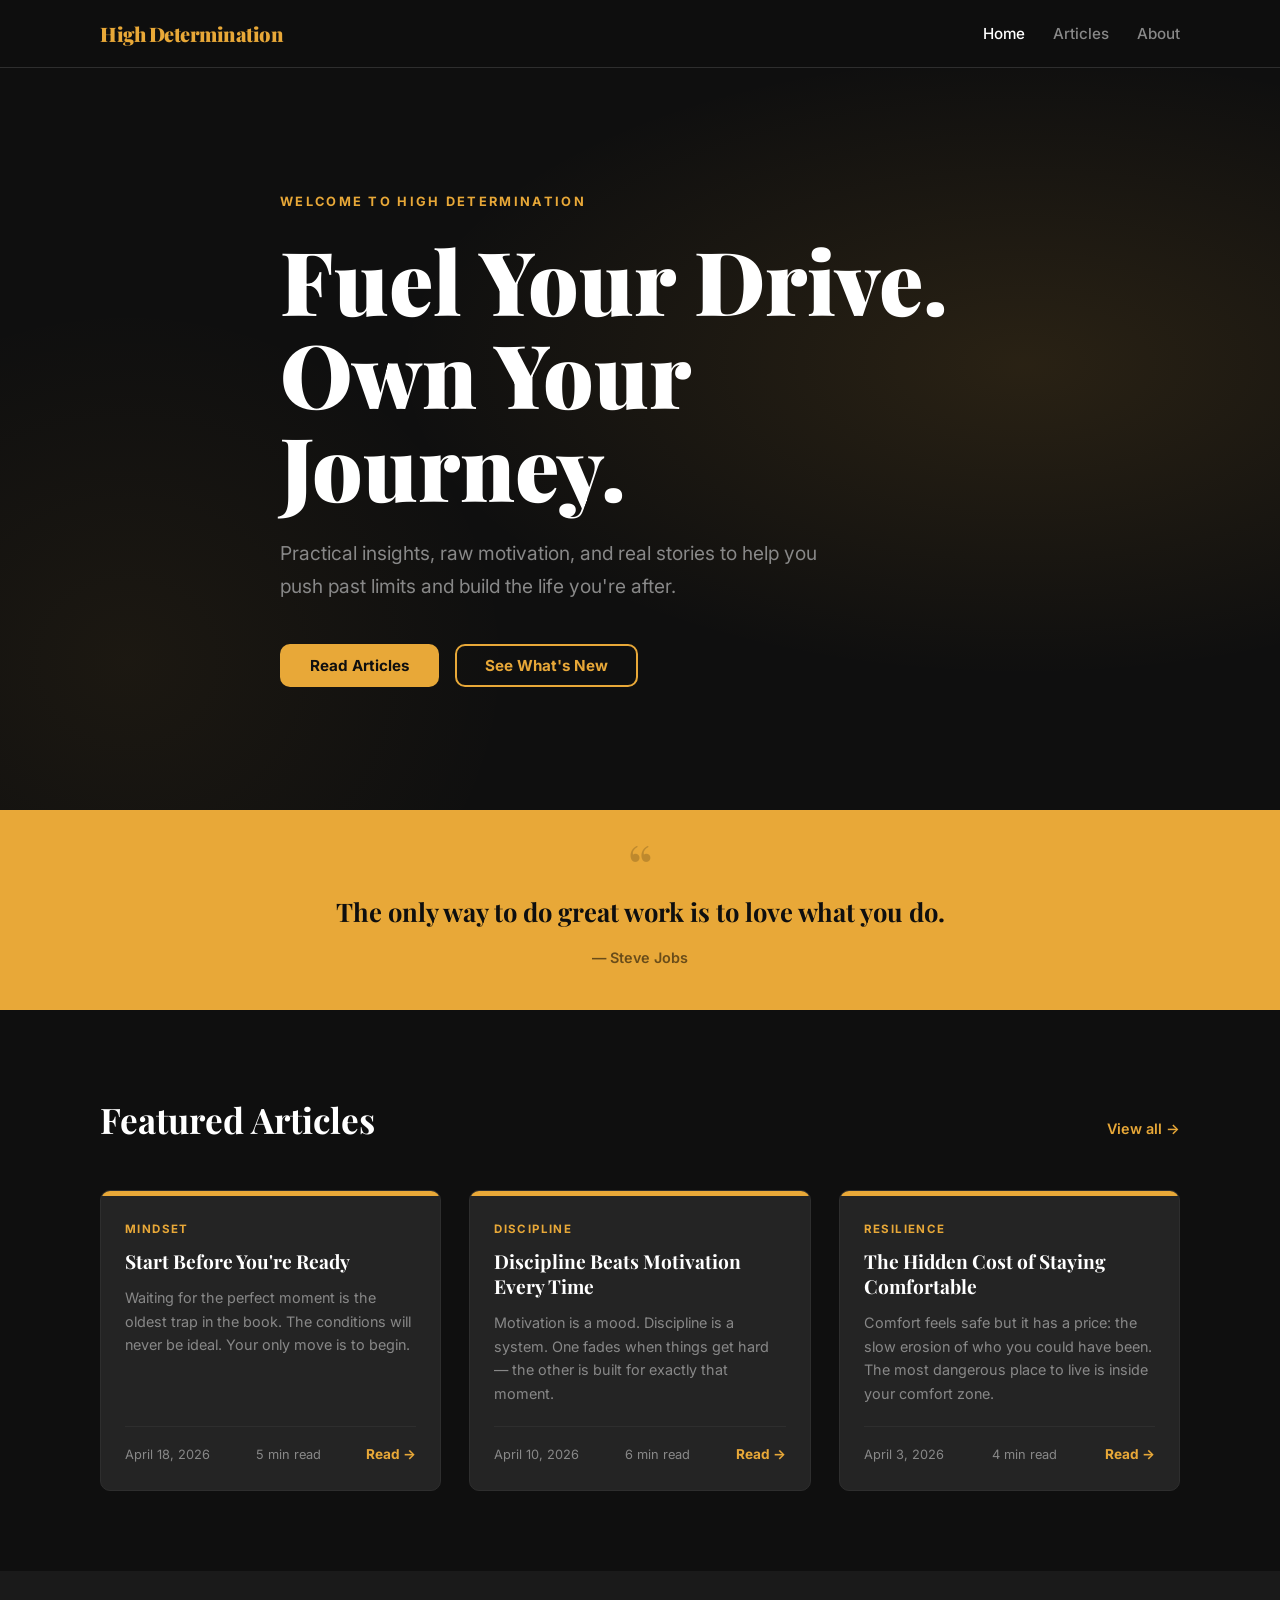
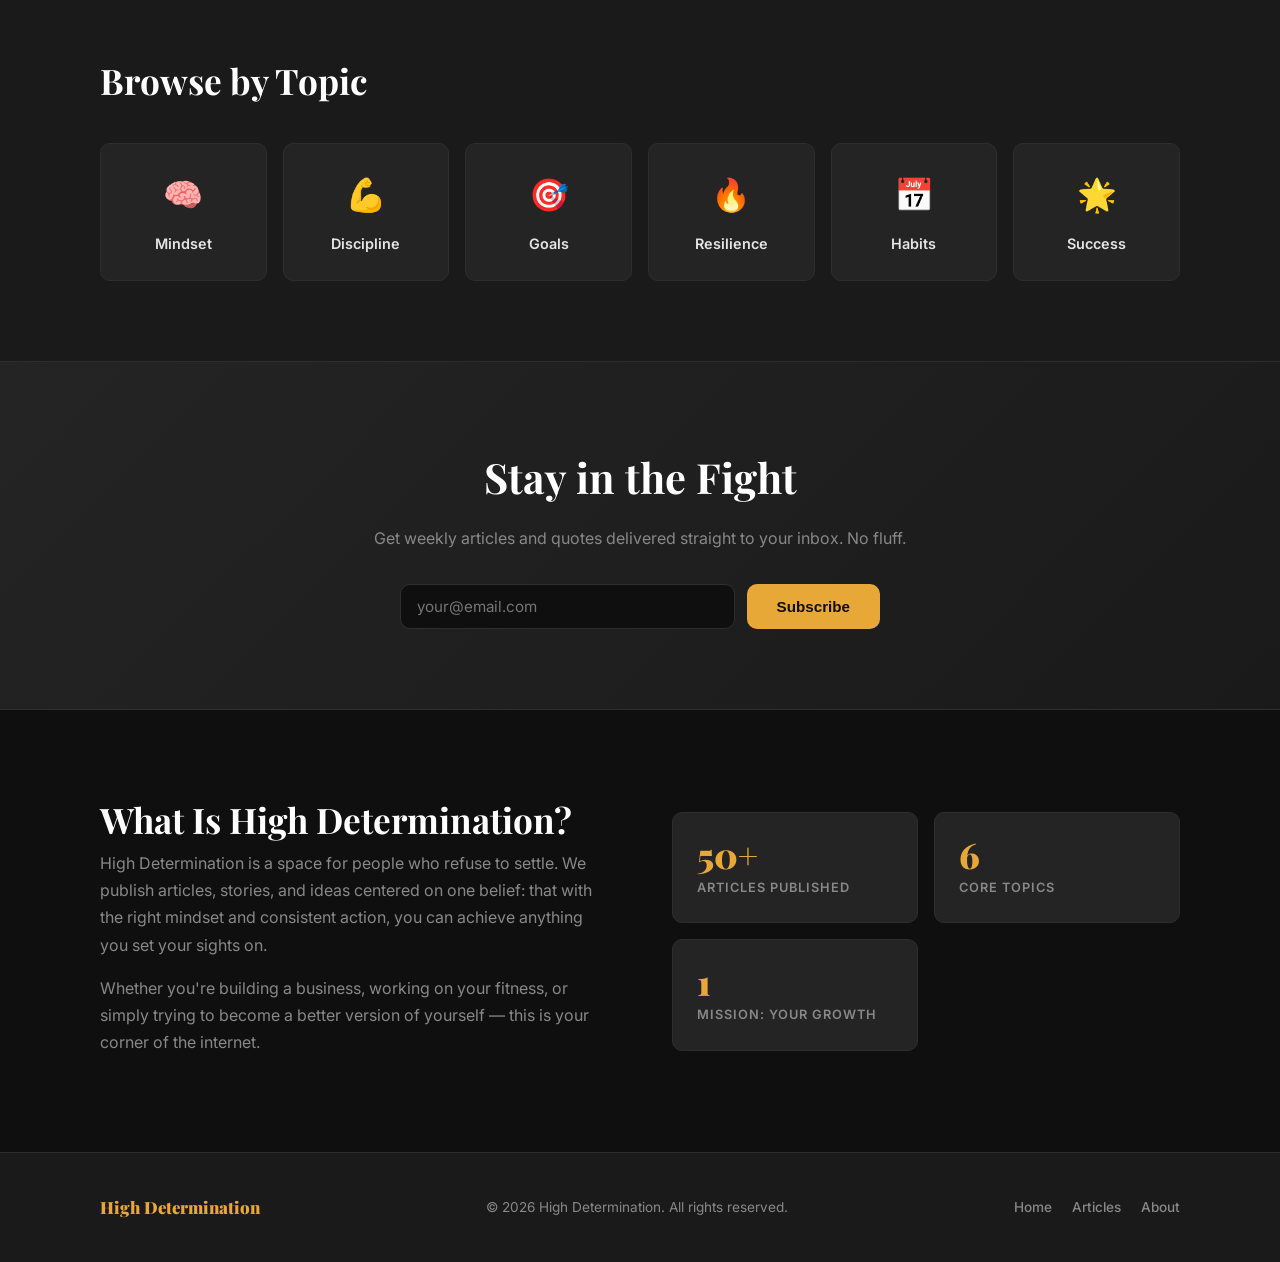
<file: index.html>
<!DOCTYPE html>
<html lang="en">
<head>
  <meta charset="UTF-8" />
  <meta name="viewport" content="width=device-width, initial-scale=1.0" />
  <title>High Determination</title>
  <link rel="stylesheet" href="css/style.css" />
  <link rel="preconnect" href="https://fonts.googleapis.com" />
  <link rel="preconnect" href="https://fonts.gstatic.com" crossorigin />
  <link href="https://fonts.googleapis.com/css2?family=Inter:wght@400;500;600;700;900&family=Playfair+Display:wght@700;900&display=swap" rel="stylesheet" />
</head>
<body>

  <!-- Navigation -->
  <nav class="nav">
    <div class="container nav__inner">
      <a href="index.html" class="nav__logo">High Determination</a>
      <ul class="nav__links">
        <li><a href="index.html" class="nav__link nav__link--active">Home</a></li>
        <li><a href="articles.html" class="nav__link">Articles</a></li>
        <li><a href="#about" class="nav__link">About</a></li>
      </ul>
      <button class="nav__menu-btn" aria-label="Toggle menu" onclick="toggleMenu()">&#9776;</button>
    </div>
    <div class="nav__mobile" id="mobileMenu">
      <a href="index.html" class="nav__link">Home</a>
      <a href="articles.html" class="nav__link">Articles</a>
      <a href="#about" class="nav__link">About</a>
    </div>
  </nav>

  <!-- Hero -->
  <header class="hero">
    <div class="container hero__inner">
      <p class="hero__eyebrow">Welcome to High Determination</p>
      <h1 class="hero__title">Fuel Your Drive.<br />Own Your Journey.</h1>
      <p class="hero__subtitle">
        Practical insights, raw motivation, and real stories to help you push past limits and build the life you're after.
      </p>
      <div class="hero__cta">
        <a href="articles.html" class="btn btn--primary">Read Articles</a>
        <a href="#featured" class="btn btn--ghost">See What's New</a>
      </div>
    </div>
    <div class="hero__backdrop" aria-hidden="true"></div>
  </header>

  <!-- Daily Quote -->
  <section class="quote-band">
    <div class="container">
      <blockquote class="quote-band__quote" id="dailyQuote">
        <span class="quote-band__mark">&ldquo;</span>
        <span class="quote-band__text">The secret of getting ahead is getting started.</span>
        <footer class="quote-band__author">&mdash; Mark Twain</footer>
      </blockquote>
    </div>
  </section>

  <!-- Featured Articles -->
  <section class="section" id="featured">
    <div class="container">
      <div class="section__header">
        <h2 class="section__title">Featured Articles</h2>
        <a href="articles.html" class="section__link">View all &rarr;</a>
      </div>
      <div class="articles-grid" id="featuredGrid">
        <!-- Populated by JS -->
      </div>
    </div>
  </section>

  <!-- Topics -->
  <section class="section section--alt">
    <div class="container">
      <h2 class="section__title">Browse by Topic</h2>
      <div class="topics-grid">
        <a href="articles.html?topic=mindset" class="topic-card">
          <span class="topic-card__icon">&#129504;</span>
          <span class="topic-card__label">Mindset</span>
        </a>
        <a href="articles.html?topic=discipline" class="topic-card">
          <span class="topic-card__icon">&#128170;</span>
          <span class="topic-card__label">Discipline</span>
        </a>
        <a href="articles.html?topic=goals" class="topic-card">
          <span class="topic-card__icon">&#127919;</span>
          <span class="topic-card__label">Goals</span>
        </a>
        <a href="articles.html?topic=resilience" class="topic-card">
          <span class="topic-card__icon">&#128293;</span>
          <span class="topic-card__label">Resilience</span>
        </a>
        <a href="articles.html?topic=habits" class="topic-card">
          <span class="topic-card__icon">&#128197;</span>
          <span class="topic-card__label">Habits</span>
        </a>
        <a href="articles.html?topic=success" class="topic-card">
          <span class="topic-card__icon">&#127775;</span>
          <span class="topic-card__label">Success</span>
        </a>
      </div>
    </div>
  </section>

  <!-- Newsletter -->
  <section class="newsletter">
    <div class="container newsletter__inner">
      <h2 class="newsletter__title">Stay in the Fight</h2>
      <p class="newsletter__sub">Get weekly articles and quotes delivered straight to your inbox. No fluff.</p>
      <form class="newsletter__form" onsubmit="handleSubscribe(event)">
        <input type="email" class="newsletter__input" placeholder="your@email.com" required />
        <button type="submit" class="btn btn--primary">Subscribe</button>
      </form>
      <p class="newsletter__note" id="subscribeMsg" hidden>You're in. Stay determined.</p>
    </div>
  </section>

  <!-- About -->
  <section class="section" id="about">
    <div class="container about">
      <div class="about__text">
        <h2 class="section__title">What Is High Determination?</h2>
        <p>
          High Determination is a space for people who refuse to settle. We publish articles, stories, and ideas centered on one belief: that with the right mindset and consistent action, you can achieve anything you set your sights on.
        </p>
        <p>
          Whether you're building a business, working on your fitness, or simply trying to become a better version of yourself — this is your corner of the internet.
        </p>
      </div>
      <div class="about__stat-grid">
        <div class="stat-card">
          <span class="stat-card__num">50+</span>
          <span class="stat-card__label">Articles Published</span>
        </div>
        <div class="stat-card">
          <span class="stat-card__num">6</span>
          <span class="stat-card__label">Core Topics</span>
        </div>
        <div class="stat-card">
          <span class="stat-card__num">1</span>
          <span class="stat-card__label">Mission: Your Growth</span>
        </div>
      </div>
    </div>
  </section>

  <!-- Footer -->
  <footer class="footer">
    <div class="container footer__inner">
      <span class="footer__brand">High Determination</span>
      <p class="footer__copy">&copy; <span id="year"></span> High Determination. All rights reserved.</p>
      <nav class="footer__nav">
        <a href="index.html">Home</a>
        <a href="articles.html">Articles</a>
        <a href="#about">About</a>
      </nav>
    </div>
  </footer>

  <script src="js/articles-data.js"></script>
  <script src="js/main.js"></script>
</body>
</html>
</file>
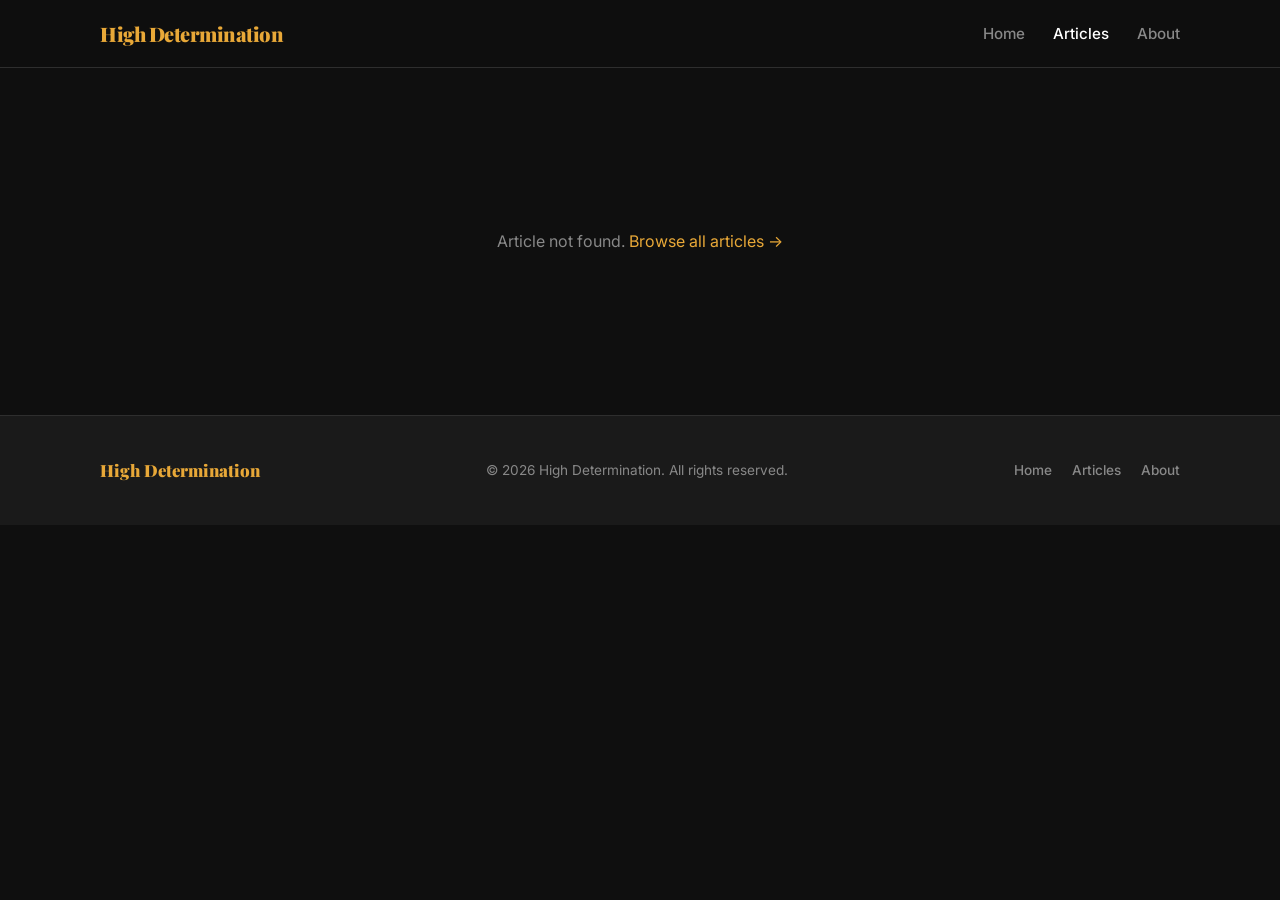
<file: article.html>
<!DOCTYPE html>
<html lang="en">
<head>
  <meta charset="UTF-8" />
  <meta name="viewport" content="width=device-width, initial-scale=1.0" />
  <title>Article &mdash; High Determination</title>
  <link rel="stylesheet" href="css/style.css" />
  <link rel="preconnect" href="https://fonts.googleapis.com" />
  <link rel="preconnect" href="https://fonts.gstatic.com" crossorigin />
  <link href="https://fonts.googleapis.com/css2?family=Inter:wght@400;500;600;700;900&family=Playfair+Display:wght@700;900&display=swap" rel="stylesheet" />
</head>
<body>

  <!-- Navigation -->
  <nav class="nav">
    <div class="container nav__inner">
      <a href="index.html" class="nav__logo">High Determination</a>
      <ul class="nav__links">
        <li><a href="index.html" class="nav__link">Home</a></li>
        <li><a href="articles.html" class="nav__link nav__link--active">Articles</a></li>
        <li><a href="index.html#about" class="nav__link">About</a></li>
      </ul>
      <button class="nav__menu-btn" aria-label="Toggle menu" onclick="toggleMenu()">&#9776;</button>
    </div>
    <div class="nav__mobile" id="mobileMenu">
      <a href="index.html" class="nav__link">Home</a>
      <a href="articles.html" class="nav__link">Articles</a>
      <a href="index.html#about" class="nav__link">About</a>
    </div>
  </nav>

  <!-- Article Content -->
  <main class="article-page" id="articlePage">
    <!-- Populated by JS based on ?id= query param -->
    <div class="container article-loading" id="articleLoading">
      <p>Loading article&hellip;</p>
    </div>
  </main>

  <!-- Related Articles -->
  <section class="section section--alt" id="relatedSection" hidden>
    <div class="container">
      <h2 class="section__title">More Articles</h2>
      <div class="articles-grid" id="relatedGrid"></div>
    </div>
  </section>

  <!-- Footer -->
  <footer class="footer">
    <div class="container footer__inner">
      <span class="footer__brand">High Determination</span>
      <p class="footer__copy">&copy; <span id="year"></span> High Determination. All rights reserved.</p>
      <nav class="footer__nav">
        <a href="index.html">Home</a>
        <a href="articles.html">Articles</a>
        <a href="index.html#about">About</a>
      </nav>
    </div>
  </footer>

  <script src="js/articles-data.js"></script>
  <script src="js/main.js"></script>
</body>
</html>
</file>
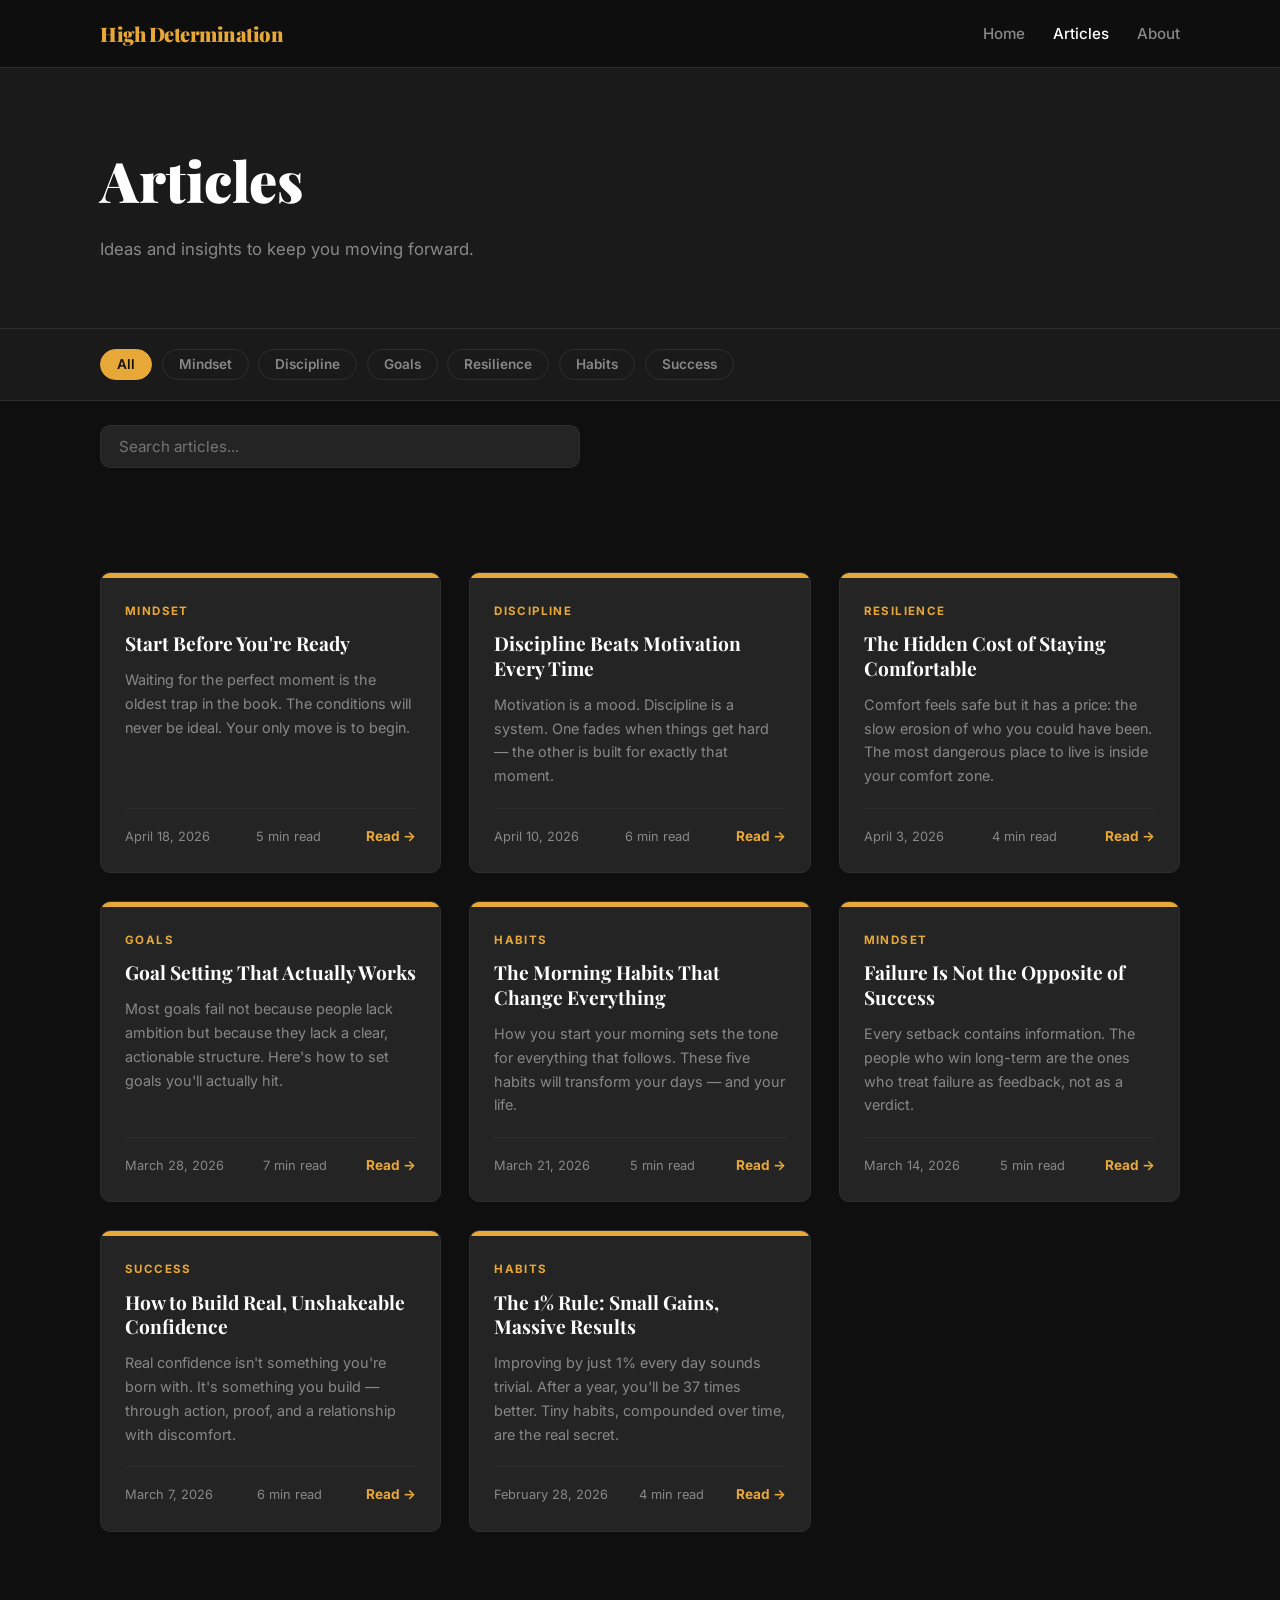
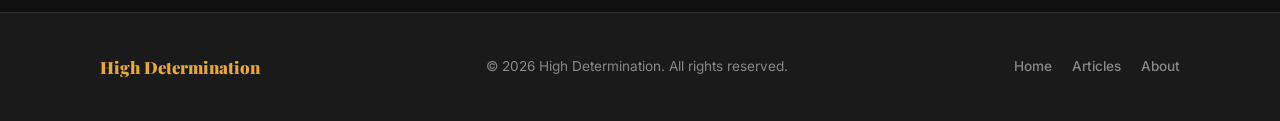
<file: articles.html>
<!DOCTYPE html>
<html lang="en">
<head>
  <meta charset="UTF-8" />
  <meta name="viewport" content="width=device-width, initial-scale=1.0" />
  <title>Articles &mdash; High Determination</title>
  <link rel="stylesheet" href="css/style.css" />
  <link rel="preconnect" href="https://fonts.googleapis.com" />
  <link rel="preconnect" href="https://fonts.gstatic.com" crossorigin />
  <link href="https://fonts.googleapis.com/css2?family=Inter:wght@400;500;600;700;900&family=Playfair+Display:wght@700;900&display=swap" rel="stylesheet" />
</head>
<body>

  <!-- Navigation -->
  <nav class="nav">
    <div class="container nav__inner">
      <a href="index.html" class="nav__logo">High Determination</a>
      <ul class="nav__links">
        <li><a href="index.html" class="nav__link">Home</a></li>
        <li><a href="articles.html" class="nav__link nav__link--active">Articles</a></li>
        <li><a href="index.html#about" class="nav__link">About</a></li>
      </ul>
      <button class="nav__menu-btn" aria-label="Toggle menu" onclick="toggleMenu()">&#9776;</button>
    </div>
    <div class="nav__mobile" id="mobileMenu">
      <a href="index.html" class="nav__link">Home</a>
      <a href="articles.html" class="nav__link">Articles</a>
      <a href="index.html#about" class="nav__link">About</a>
    </div>
  </nav>

  <!-- Page Header -->
  <header class="page-hero">
    <div class="container">
      <h1 class="page-hero__title">Articles</h1>
      <p class="page-hero__sub">Ideas and insights to keep you moving forward.</p>
    </div>
  </header>

  <!-- Filters -->
  <section class="filters">
    <div class="container filters__inner">
      <button class="filter-btn filter-btn--active" data-topic="all">All</button>
      <button class="filter-btn" data-topic="mindset">Mindset</button>
      <button class="filter-btn" data-topic="discipline">Discipline</button>
      <button class="filter-btn" data-topic="goals">Goals</button>
      <button class="filter-btn" data-topic="resilience">Resilience</button>
      <button class="filter-btn" data-topic="habits">Habits</button>
      <button class="filter-btn" data-topic="success">Success</button>
    </div>
  </section>

  <!-- Search -->
  <div class="container">
    <div class="search-bar">
      <input type="search" id="searchInput" class="search-bar__input" placeholder="Search articles..." oninput="filterArticles()" />
    </div>
  </div>

  <!-- Articles Grid -->
  <section class="section">
    <div class="container">
      <div class="articles-grid articles-grid--full" id="articlesGrid">
        <!-- Populated by JS -->
      </div>
      <p class="no-results" id="noResults" hidden>No articles found. Try a different search or topic.</p>
    </div>
  </section>

  <!-- Footer -->
  <footer class="footer">
    <div class="container footer__inner">
      <span class="footer__brand">High Determination</span>
      <p class="footer__copy">&copy; <span id="year"></span> High Determination. All rights reserved.</p>
      <nav class="footer__nav">
        <a href="index.html">Home</a>
        <a href="articles.html">Articles</a>
        <a href="index.html#about">About</a>
      </nav>
    </div>
  </footer>

  <script src="js/articles-data.js"></script>
  <script src="js/main.js"></script>
</body>
</html>
</file>
<file: css/style.css>
/* ─── Reset & Base ─────────────────────────────────────── */
*, *::before, *::after { box-sizing: border-box; margin: 0; padding: 0; }

:root {
  --gold:    #e8a838;
  --gold-lt: #f5c46a;
  --dark:    #0f0f0f;
  --dark-2:  #1a1a1a;
  --dark-3:  #242424;
  --mid:     #2e2e2e;
  --text:    #e5e5e5;
  --muted:   #888;
  --white:   #ffffff;
  --radius:  10px;
  --shadow:  0 4px 24px rgba(0,0,0,.45);
  --font-body: 'Inter', system-ui, sans-serif;
  --font-display: 'Playfair Display', Georgia, serif;
  --nav-h:   68px;
}

html { scroll-behavior: smooth; }

body {
  font-family: var(--font-body);
  background: var(--dark);
  color: var(--text);
  line-height: 1.7;
  -webkit-font-smoothing: antialiased;
}

a { color: var(--gold); text-decoration: none; }
a:hover { text-decoration: underline; }

img { display: block; max-width: 100%; }

/* ─── Utilities ────────────────────────────────────────── */
.container {
  width: 100%;
  max-width: 1120px;
  margin-inline: auto;
  padding-inline: 1.25rem;
}

.section { padding-block: 5rem; }
.section--alt { background: var(--dark-2); }

.section__header {
  display: flex;
  align-items: baseline;
  justify-content: space-between;
  margin-bottom: 2.5rem;
  gap: 1rem;
}

.section__title {
  font-family: var(--font-display);
  font-size: clamp(1.6rem, 3vw, 2.2rem);
  color: var(--white);
}

.section__link {
  color: var(--gold);
  font-size: .9rem;
  font-weight: 600;
  white-space: nowrap;
}

/* ─── Buttons ──────────────────────────────────────────── */
.btn {
  display: inline-block;
  padding: .75rem 1.75rem;
  border-radius: var(--radius);
  font-weight: 700;
  font-size: .95rem;
  cursor: pointer;
  border: 2px solid transparent;
  transition: transform .15s, opacity .15s;
  line-height: 1;
}
.btn:hover { opacity: .88; transform: translateY(-1px); text-decoration: none; }

.btn--primary { background: var(--gold); color: var(--dark); }
.btn--ghost   { border-color: var(--gold); color: var(--gold); }

/* ─── Navigation ───────────────────────────────────────── */
.nav {
  position: sticky;
  top: 0;
  z-index: 100;
  background: rgba(15,15,15,.92);
  backdrop-filter: blur(12px);
  border-bottom: 1px solid var(--mid);
  height: var(--nav-h);
}

.nav__inner {
  display: flex;
  align-items: center;
  height: 100%;
  gap: 2rem;
}

.nav__logo {
  font-family: var(--font-display);
  font-size: 1.25rem;
  font-weight: 900;
  color: var(--gold);
  letter-spacing: -.5px;
  flex-shrink: 0;
}
.nav__logo:hover { text-decoration: none; }

.nav__links {
  display: flex;
  list-style: none;
  gap: 1.75rem;
  margin-left: auto;
}

.nav__link {
  color: var(--muted);
  font-weight: 500;
  font-size: .95rem;
  transition: color .15s;
}
.nav__link:hover, .nav__link--active { color: var(--white); text-decoration: none; }

.nav__menu-btn {
  display: none;
  background: none;
  border: none;
  color: var(--text);
  font-size: 1.4rem;
  cursor: pointer;
  margin-left: auto;
}

.nav__mobile {
  display: none;
  flex-direction: column;
  background: var(--dark-2);
  border-top: 1px solid var(--mid);
  padding: 1rem 1.25rem;
  gap: .75rem;
}
.nav__mobile.open { display: flex; }
.nav__mobile .nav__link { font-size: 1rem; }

/* ─── Hero ─────────────────────────────────────────────── */
.hero {
  position: relative;
  min-height: calc(90vh - var(--nav-h));
  display: flex;
  align-items: center;
  overflow: hidden;
  background: var(--dark);
}

.hero__backdrop {
  position: absolute;
  inset: 0;
  background:
    radial-gradient(ellipse 70% 60% at 80% 40%, rgba(232,168,56,.12) 0%, transparent 70%),
    radial-gradient(ellipse 50% 80% at 10% 80%, rgba(232,168,56,.06) 0%, transparent 60%);
  pointer-events: none;
}

.hero__inner {
  position: relative;
  z-index: 1;
  max-width: 760px;
  padding-block: 5rem;
}

.hero__eyebrow {
  font-size: .8rem;
  font-weight: 700;
  letter-spacing: .18em;
  text-transform: uppercase;
  color: var(--gold);
  margin-bottom: 1.25rem;
}

.hero__title {
  font-family: var(--font-display);
  font-size: clamp(2.8rem, 7vw, 5.5rem);
  font-weight: 900;
  line-height: 1.06;
  color: var(--white);
  margin-bottom: 1.5rem;
}

.hero__subtitle {
  font-size: clamp(1rem, 2vw, 1.2rem);
  color: var(--muted);
  max-width: 540px;
  margin-bottom: 2.5rem;
  line-height: 1.75;
}

.hero__cta { display: flex; gap: 1rem; flex-wrap: wrap; }

/* ─── Quote Band ───────────────────────────────────────── */
.quote-band {
  background: var(--gold);
  padding-block: 2.5rem;
}

.quote-band__quote {
  text-align: center;
  font-style: normal;
}

.quote-band__mark {
  display: block;
  font-family: var(--font-display);
  font-size: 4rem;
  line-height: .5;
  color: rgba(0,0,0,.18);
  margin-bottom: .5rem;
}

.quote-band__text {
  font-family: var(--font-display);
  font-size: clamp(1.1rem, 2.5vw, 1.6rem);
  font-weight: 700;
  color: var(--dark);
  display: block;
  max-width: 720px;
  margin-inline: auto;
}

.quote-band__author {
  margin-top: .75rem;
  font-size: .9rem;
  font-weight: 600;
  color: rgba(0,0,0,.55);
}

/* ─── Articles Grid ────────────────────────────────────── */
.articles-grid {
  display: grid;
  grid-template-columns: repeat(auto-fill, minmax(300px, 1fr));
  gap: 1.75rem;
}

.articles-grid--full {
  grid-template-columns: repeat(auto-fill, minmax(320px, 1fr));
}

/* ─── Article Card ─────────────────────────────────────── */
.card {
  background: var(--dark-3);
  border: 1px solid var(--mid);
  border-radius: var(--radius);
  overflow: hidden;
  display: flex;
  flex-direction: column;
  transition: transform .2s, border-color .2s;
}
.card:hover { transform: translateY(-4px); border-color: var(--gold); }

.card__color-bar {
  height: 5px;
  background: var(--gold);
}

.card__body { padding: 1.5rem; flex: 1; display: flex; flex-direction: column; }

.card__topic {
  font-size: .72rem;
  font-weight: 700;
  letter-spacing: .12em;
  text-transform: uppercase;
  color: var(--gold);
  margin-bottom: .6rem;
}

.card__title {
  font-family: var(--font-display);
  font-size: 1.2rem;
  font-weight: 700;
  color: var(--white);
  line-height: 1.3;
  margin-bottom: .75rem;
}

.card__excerpt {
  font-size: .9rem;
  color: var(--muted);
  line-height: 1.65;
  flex: 1;
  margin-bottom: 1.25rem;
}

.card__footer {
  display: flex;
  align-items: center;
  justify-content: space-between;
  font-size: .8rem;
  color: var(--muted);
  border-top: 1px solid var(--mid);
  padding-top: 1rem;
  margin-top: auto;
}

.card__read-link {
  font-weight: 700;
  font-size: .85rem;
  color: var(--gold);
}

/* ─── Topics Grid ──────────────────────────────────────── */
.topics-grid {
  display: grid;
  grid-template-columns: repeat(auto-fill, minmax(150px, 1fr));
  gap: 1rem;
  margin-top: 2rem;
}

.topic-card {
  background: var(--dark-3);
  border: 1px solid var(--mid);
  border-radius: var(--radius);
  padding: 1.5rem 1rem;
  display: flex;
  flex-direction: column;
  align-items: center;
  gap: .6rem;
  text-align: center;
  transition: border-color .2s, background .2s;
  color: var(--text);
}
.topic-card:hover {
  border-color: var(--gold);
  background: var(--mid);
  text-decoration: none;
  color: var(--white);
}

.topic-card__icon { font-size: 2rem; }
.topic-card__label { font-weight: 600; font-size: .9rem; }

/* ─── Newsletter ───────────────────────────────────────── */
.newsletter {
  background: linear-gradient(135deg, var(--dark-3), var(--dark-2));
  border-top: 1px solid var(--mid);
  border-bottom: 1px solid var(--mid);
  padding-block: 5rem;
}

.newsletter__inner { text-align: center; }

.newsletter__title {
  font-family: var(--font-display);
  font-size: clamp(1.8rem, 4vw, 2.6rem);
  color: var(--white);
  margin-bottom: .75rem;
}

.newsletter__sub {
  color: var(--muted);
  margin-bottom: 2rem;
  font-size: 1rem;
}

.newsletter__form {
  display: flex;
  gap: .75rem;
  justify-content: center;
  flex-wrap: wrap;
  max-width: 480px;
  margin-inline: auto;
}

.newsletter__input {
  flex: 1;
  min-width: 200px;
  padding: .75rem 1rem;
  border-radius: var(--radius);
  border: 1px solid var(--mid);
  background: var(--dark);
  color: var(--text);
  font-size: .95rem;
  font-family: var(--font-body);
}
.newsletter__input:focus { outline: 2px solid var(--gold); }

.newsletter__note {
  margin-top: 1rem;
  color: var(--gold);
  font-weight: 600;
}

/* ─── About ────────────────────────────────────────────── */
.about {
  display: grid;
  grid-template-columns: 1fr 1fr;
  gap: 4rem;
  align-items: center;
}

.about__text p {
  color: var(--muted);
  margin-bottom: 1rem;
  font-size: 1rem;
}

.about__stat-grid {
  display: grid;
  grid-template-columns: 1fr 1fr;
  gap: 1rem;
}

.stat-card {
  background: var(--dark-3);
  border: 1px solid var(--mid);
  border-radius: var(--radius);
  padding: 1.5rem;
  display: flex;
  flex-direction: column;
  gap: .3rem;
}

.stat-card__num {
  font-family: var(--font-display);
  font-size: 2.2rem;
  font-weight: 900;
  color: var(--gold);
  line-height: 1;
}

.stat-card__label {
  font-size: .8rem;
  font-weight: 600;
  color: var(--muted);
  text-transform: uppercase;
  letter-spacing: .08em;
}

/* ─── Page Hero (inner pages) ──────────────────────────── */
.page-hero {
  background: var(--dark-2);
  border-bottom: 1px solid var(--mid);
  padding-block: 4rem;
}

.page-hero__title {
  font-family: var(--font-display);
  font-size: clamp(2rem, 5vw, 3.5rem);
  font-weight: 900;
  color: var(--white);
  margin-bottom: .5rem;
}

.page-hero__sub { color: var(--muted); font-size: 1.05rem; }

/* ─── Filters ──────────────────────────────────────────── */
.filters {
  background: var(--dark-2);
  padding-block: 1.25rem;
  border-bottom: 1px solid var(--mid);
  position: sticky;
  top: var(--nav-h);
  z-index: 50;
}

.filters__inner {
  display: flex;
  gap: .6rem;
  flex-wrap: wrap;
}

.filter-btn {
  padding: .4rem 1rem;
  border-radius: 999px;
  border: 1px solid var(--mid);
  background: transparent;
  color: var(--muted);
  font-size: .85rem;
  font-weight: 600;
  cursor: pointer;
  transition: background .15s, color .15s, border-color .15s;
  font-family: var(--font-body);
}
.filter-btn:hover { color: var(--white); border-color: var(--gold); }
.filter-btn--active { background: var(--gold); color: var(--dark); border-color: var(--gold); }

/* ─── Search ───────────────────────────────────────────── */
.search-bar { padding-block: 1.5rem; }

.search-bar__input {
  width: 100%;
  max-width: 480px;
  padding: .7rem 1.1rem;
  border-radius: var(--radius);
  border: 1px solid var(--mid);
  background: var(--dark-3);
  color: var(--text);
  font-size: .95rem;
  font-family: var(--font-body);
}
.search-bar__input:focus { outline: 2px solid var(--gold); }

.no-results {
  text-align: center;
  color: var(--muted);
  padding-block: 3rem;
  font-size: 1rem;
}

/* ─── Article Page ─────────────────────────────────────── */
.article-page { padding-block: 4rem; }
.article-loading { color: var(--muted); padding-block: 6rem; text-align: center; }

.article-header { margin-bottom: 3rem; }

.article-topic {
  font-size: .78rem;
  font-weight: 700;
  letter-spacing: .14em;
  text-transform: uppercase;
  color: var(--gold);
  margin-bottom: .75rem;
  display: block;
}

.article-title {
  font-family: var(--font-display);
  font-size: clamp(1.8rem, 4vw, 3rem);
  font-weight: 900;
  color: var(--white);
  line-height: 1.15;
  margin-bottom: 1rem;
}

.article-meta {
  display: flex;
  gap: 1.5rem;
  color: var(--muted);
  font-size: .85rem;
  flex-wrap: wrap;
  margin-bottom: 2rem;
  padding-bottom: 2rem;
  border-bottom: 1px solid var(--mid);
}

.article-body {
  max-width: 720px;
}

.article-body p  { margin-bottom: 1.5rem; color: var(--text); font-size: 1.05rem; line-height: 1.8; }
.article-body h2 { font-family: var(--font-display); font-size: 1.6rem; color: var(--white); margin: 2.5rem 0 1rem; }
.article-body h3 { font-family: var(--font-display); font-size: 1.25rem; color: var(--white); margin: 2rem 0 .75rem; }
.article-body blockquote {
  border-left: 3px solid var(--gold);
  padding: 1rem 1.5rem;
  margin-block: 2rem;
  background: var(--dark-3);
  border-radius: 0 var(--radius) var(--radius) 0;
  font-style: italic;
  color: var(--gold-lt);
}
.article-body ul, .article-body ol { margin: 1rem 0 1.5rem 1.5rem; }
.article-body li { margin-bottom: .5rem; }

.article-back {
  display: inline-flex;
  align-items: center;
  gap: .4rem;
  color: var(--muted);
  font-size: .9rem;
  font-weight: 600;
  margin-bottom: 2.5rem;
  transition: color .15s;
}
.article-back:hover { color: var(--gold); text-decoration: none; }

/* ─── Footer ───────────────────────────────────────────── */
.footer {
  background: var(--dark-2);
  border-top: 1px solid var(--mid);
  padding-block: 2.5rem;
}

.footer__inner {
  display: flex;
  align-items: center;
  justify-content: space-between;
  gap: 1.5rem;
  flex-wrap: wrap;
}

.footer__brand {
  font-family: var(--font-display);
  font-weight: 900;
  color: var(--gold);
  font-size: 1.05rem;
}

.footer__copy { color: var(--muted); font-size: .85rem; }

.footer__nav { display: flex; gap: 1.25rem; }
.footer__nav a { color: var(--muted); font-size: .85rem; font-weight: 500; }
.footer__nav a:hover { color: var(--white); text-decoration: none; }

/* ─── Responsive ───────────────────────────────────────── */
@media (max-width: 768px) {
  .nav__links { display: none; }
  .nav__menu-btn { display: block; }

  .about {
    grid-template-columns: 1fr;
    gap: 2.5rem;
  }

  .about__stat-grid { grid-template-columns: repeat(3, 1fr); }

  .hero__inner { padding-block: 3.5rem; }

  .footer__inner { flex-direction: column; text-align: center; }
  .footer__nav { justify-content: center; }

  .section__header { flex-direction: column; }
}

@media (max-width: 480px) {
  .about__stat-grid { grid-template-columns: 1fr 1fr; }
  .topics-grid { grid-template-columns: repeat(3, 1fr); }
}
</file>
